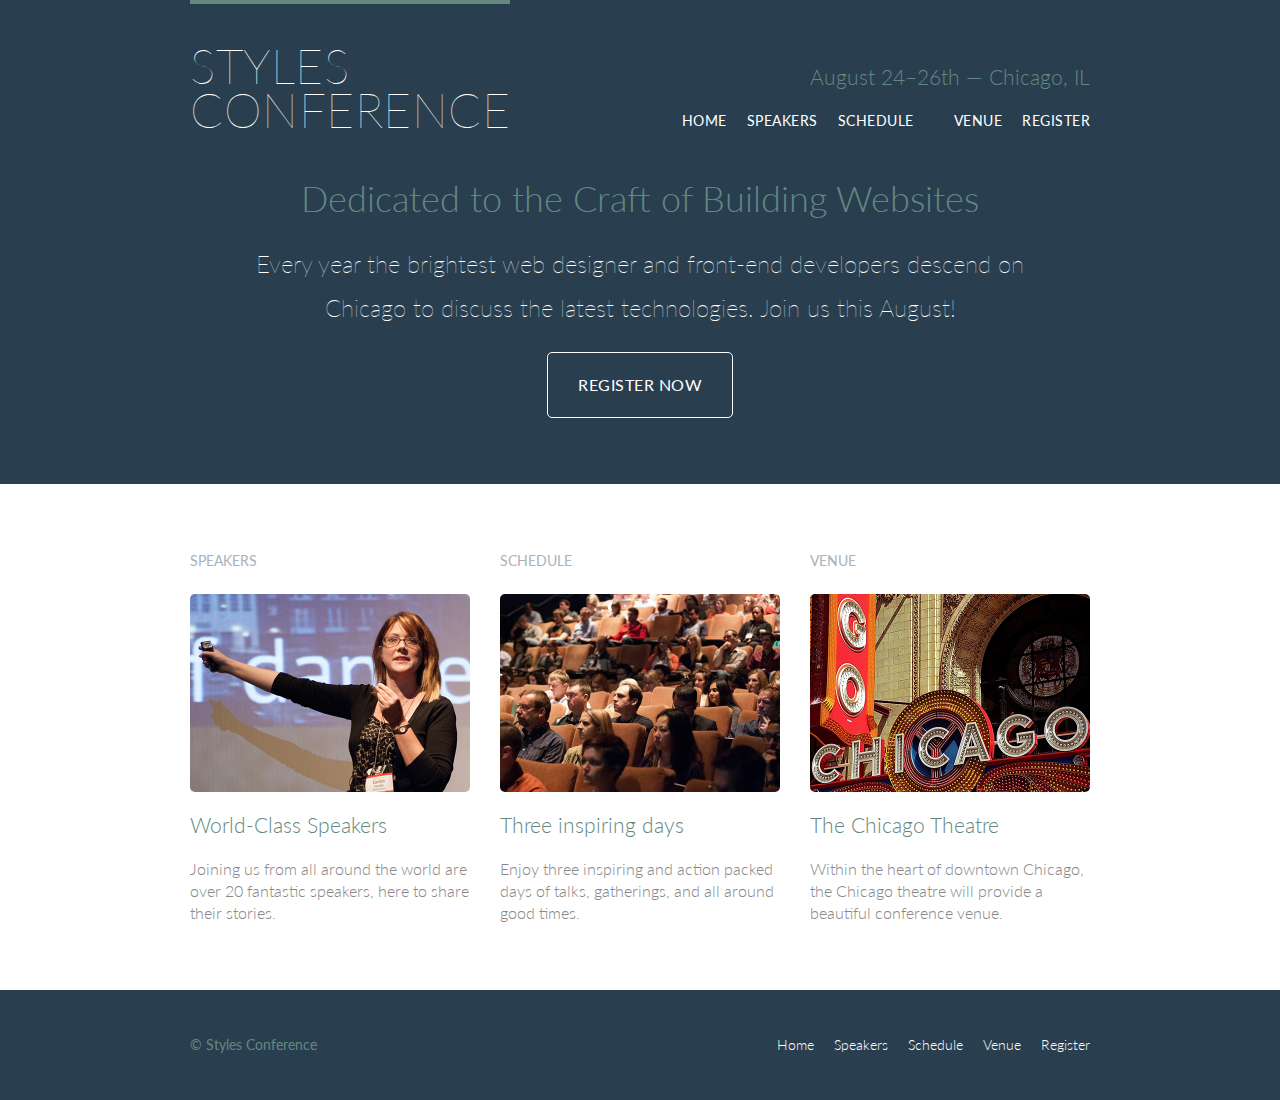
<file: index.html>
<!DOCTYPE html>
<html lang="en">
<head>
<meta charset="utf-8">
<title> Styles Conference </title>
<link rel="stylesheet" href="assets/stylesheets/main.css">
<link rel="stylesheet" href="https://fonts.googleapis.com/css2?family=Lato:wght@100;300;400&display=swap">
</head>

<body>

<header class="primary-header container group">
<h1 class="logo"><a href="index.html"> Styles <br>Conference </a> </h1>
<h3 class="tagline"> August 24&ndash;26th &mdash; Chicago, IL </h3>

<nav class="nav primary-nav">
<ul>
	<li><a href="index.html"> Home</a></li><!--
	--><li><a href="speakers.html">Speakers</a></li><!--
	--><li><a href="schedule.html">Schedule</a><li><!--
	--><li><a href="venue.html">Venue</a></li><!--
	--><li><a href="register.html">Register</a></li>
</ul>
</nav>
</header>
<section class="hero container">
<p style="text-align:center"><h2>Dedicated to the Craft of Building Websites</h2></p>

<p> Every year the brightest web designer and front-end developers descend on Chicago to discuss the latest technologies. Join us this August!</p>
<a class="btn btn-alt" href="register.html">Register now</a>
</section>

<section class="row">
<div class="grid">
<!-- Speakers -->


<section class="teaser col-1-3">
<h5> Speakers </h5>
<a href="speakers.html">
<img src="assets/images/speakers.jpg" alt="Professional Speaker">
<h3> World-Class Speakers </h3>
</a>
<p>Joining us from all around the world are over 20 fantastic speakers, here to share their stories.</p>
</section><!-- 

Schedule

--><section class="teaser col-1-3">
<h5> Schedule</h5>
<a href="schedule.html">
<img src="assets/images/schedule.jpg" alt="Schedule">
<h3> Three inspiring days </h3>
</a>
<p>Enjoy three inspiring and action packed days of talks, gatherings, and all around good times.</p>
</section><!-- 

Venue

--><section class=" teaser col-1-3">
<h5>Venue</h5>
<a href="venue.html">

<img src="assets/images/venue.jpg" alt="venue">
<h3> The Chicago Theatre </h3>
</a>
<p> Within the heart of downtown Chicago, the Chicago theatre will provide a beautiful conference venue.</p>
</section>
</section>

<footer class="primary-footer container group">
<small>&copy; Styles Conference</small>
<nav class="nav">
<ul>

	<li><a href="index.html"> Home</a></li><!--
	--><li><a href="speakers.html">Speakers</a></li><!--
	--><li><a href="schedule.html">Schedule</a></li><!--
	--><li><a href="venue.html">Venue</a></li><!--
	--><li><a href="register.html">Register</a></li>
</ul>
</nav>

</footer>

</body>
</html>
</file>
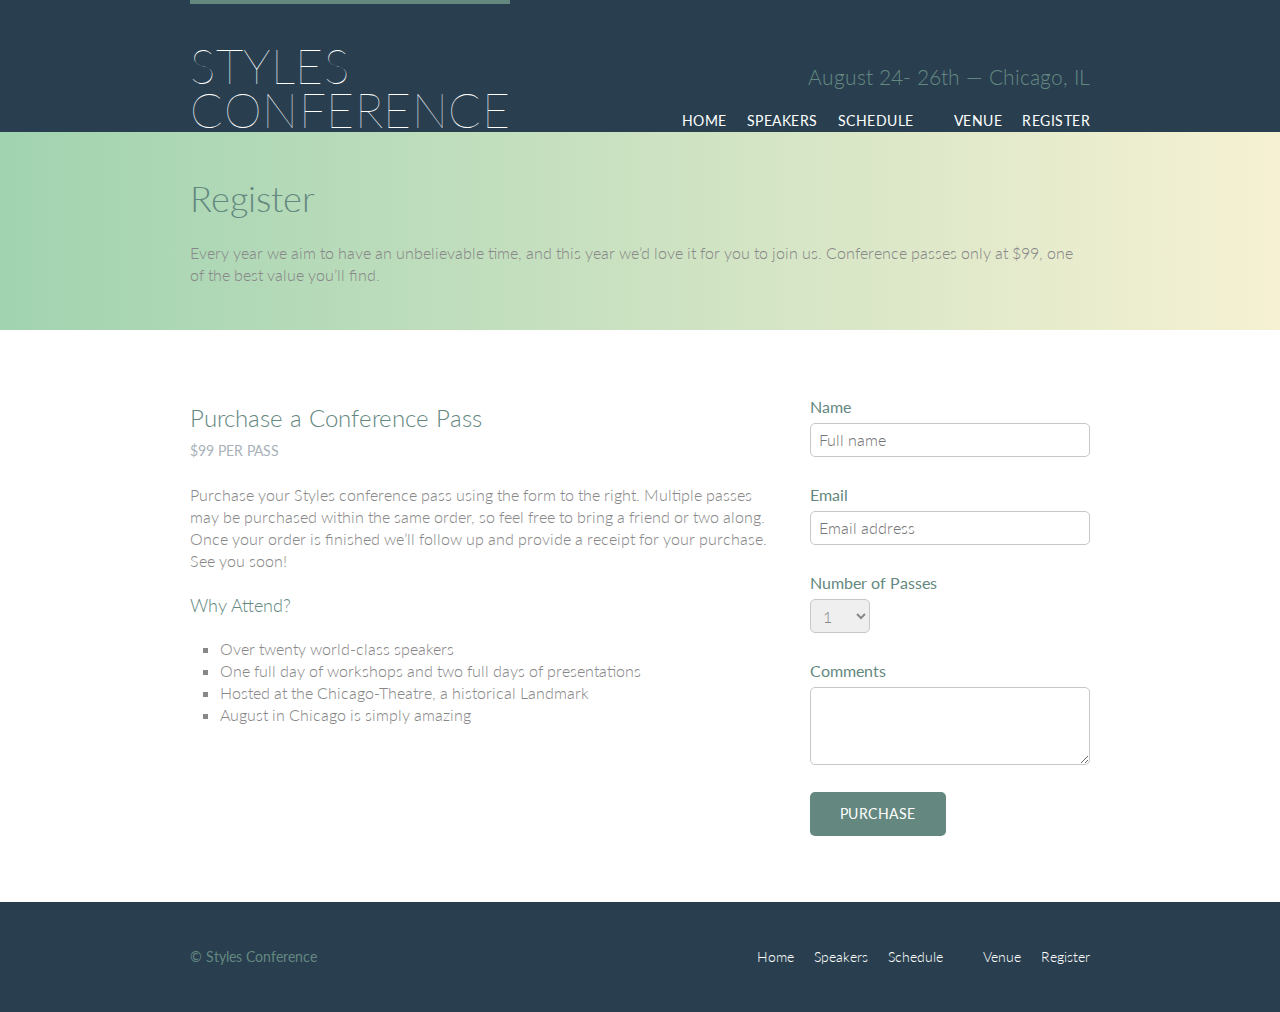
<file: register.html>
<!DOCTYPE html>
<html lang="en">
<head>
<meta charset="utf-8">
<title> Register - Styles conference</title>
<link rel="stylesheet" href="assets/stylesheets/main.css">
<link rel="stylesheet" href="https://fonts.googleapis.com/css2?family=Lato:wght@100;300;400&display=swap">
</head>
<body>
<header class="primary-header container group">
<h1 class="logo">
<a href="index.html"> Styles <br> Conference</a></h1>
<h3 class="tagline"> August 24&dash; 26th &mdash; Chicago, IL </h3>

<nav class="nav primary-nav">
<ul>
	<li><a href="index.html"> Home</a></li><!--
	--><li><a href="speakers.html">Speakers</a></li><!--
	--><li><a href="schedule.html">Schedule</a><li><!--
	--><li><a href="venue.html">Venue</a></li><!--
	--><li><a href="register.html">Register</a></li>
</ul>
</nav>
</header>

<section class="row-alt">
<div class="lead container">
<h1> Register </h1>
<p>Every year we aim to have an unbelievable time, and this year we&#8217;d love it for you to join us. Conference passes only at $99, one of the best value you&#8217;ll find.</p>
</div>
</section>

<section class="row">
<div class="grid">
	<section class="col-2-3">
	<h2> Purchase a Conference Pass</h2>
	<h5> $99 per Pass </h5>
	
	<p>Purchase your Styles conference pass using the form to the right. Multiple passes may be purchased within the same order, so feel free to bring a friend or two along. Once your order is finished we&#8217;ll follow up and provide a receipt for your purchase. See you soon!</p>

	<h4> Why Attend?</h4>
	<ul class="why-attend">
	<li>Over twenty world-class speakers</li>
	<li>One full day of workshops and two full days of presentations</li>
	<li>Hosted at the Chicago-Theatre, a historical Landmark</li>
	<li>August in Chicago is simply amazing</li>
	</ul>

	</section><!--
	--><form class="col-1-3" action="#" method="post">

	<fieldset class="register-group">
	
	<label>
	Name
	<input type="text" name="name" placeholder="Full name" required>
	</label>
	
	<label>
	Email
	<input type="email" name="email" placeholder="Email address" required>
	</label>
	
	<label>
	Number of Passes
	<select name="quantity" required>
	<option value="1" selected>1</option>
	<option value="2">2</option>
	<option value="3">3</option>
	<option value="4">4</option>
	<option value="5">5</option>
	</select>
	</label>
	
	<label>
	Comments
	<textarea name="comments dawg"></textarea>
	</label>
	
	</fieldset>
	
	<input class="btn btn-default" type="submit" name="submit" value="Purchase">

	
	</form>



</div>
</section>



<footer class="primary-footer container group">
<small> &copy; Styles Conference</small>
<nav class="nav">
<ul>
	<li><a href="index.html"> Home</a></li><!--
	--><li><a href="speakers.html">Speakers</a></li><!--
	--><li><a href="schedule.html">Schedule</a><li><!--
	--><li><a href="venue.html">Venue</a></li><!--
	--><li><a href="register.html">Register</a></li>
</ul>
</nav>
</footer>
</body>
</html>
</file>
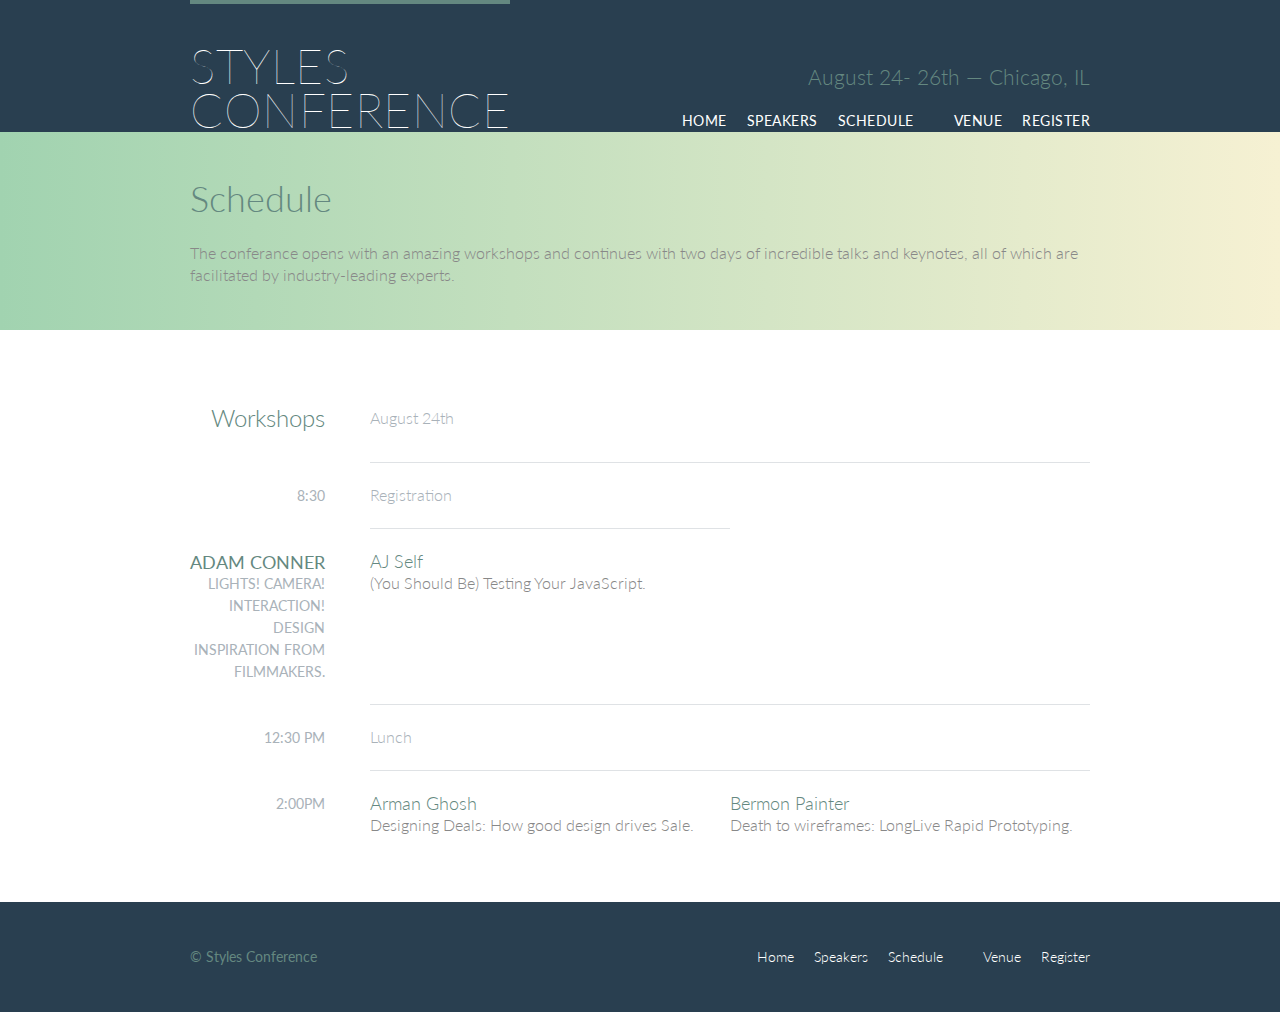
<file: schedule.html>
<!DOCTYPE html>
<html lang="en">
<head>
<meta charset="utf-8">
<title> Styles conference</title>
<link rel="stylesheet" href="assets/stylesheets/main.css">
<link rel="stylesheet" href="https://fonts.googleapis.com/css2?family=Lato:wght@100;300;400&display=swap">
</head>

<body>

<header class="primary-header container group">
<h1 class="logo"><a href="index.html"> Styles <br> Conference</a></h1>
<h3 class="tagline"> August 24&dash; 26th &mdash; Chicago, IL </h3>

<nav class="nav primary-nav">

<ul>
	<li><a href="index.html"> Home</a></li><!--
	--><li><a href="speakers.html">Speakers</a></li><!--
	--><li><a href="schedule.html">Schedule</a><li><!--
	--><li><a href="venue.html">Venue</a></li><!--
	--><li><a href="register.html">Register</a></li>
</ul>
</nav>
</header>
<section class="row-alt">
<div class="lead container">
<h1> Schedule </h1>
<p> The conferance opens with an amazing workshops and continues with two days of incredible talks and keynotes, all of which are facilitated by industry-leading experts. </p>
</div>
</section>

<section class="row">
<div class="container">

<table>

<thead>
	<tr>
	<th scope="row">
	Workshops
	</th>
	<td class="schedule-offset" colspan="2">
	August 24th
	</td>
	</tr>
</thead>
<tbody>
	<tr>
	<th scope="row">
	<time datetime="08:30:00">8:30</time>
	</th>
	<td class="schedule-offset" colspan="2">
	Registration
	</td>

	</tr>
	<tr>

	<th scope="row">
	<time datetime="09:00:00>9:00</time>
	</th>
	<td>
	<a href="speakers.html#adam-connor">
	<h4> Adam Conner </h4>
	Lights! Camera! Interaction! Design Inspiration From Filmmakers.
	</a>
	</td>
	<td>
	<a href="speakers.html#aj-self">
	<h4> AJ Self </h4>
	(You Should Be) Testing Your JavaScript.
	</a>
	</td>

	</tr>
	<tr>

	<th scope="row">
	<time datetime="12:30:00">12:30 PM</time>
	</th>
	<td class="schedule-offset" colspan="2">
	Lunch
	</td>
	
	</tr>
	<tr>
	
	<th scope="row">
	<time datetime="14:00">2:00PM</time>
	</th>
<td>
	<a href="speakers.html#arman-ghosh">
	<h4> Arman Ghosh </h4>
	Designing Deals: How good design drives Sale.
	</a>
	</td>
<td>
	<a href="speakers.html#bermon-painter">
	<h4> Bermon Painter</h4>
	Death to wireframes: LongLive Rapid Prototyping.
	</a>
	</td>

	</tr>
</tbody>

</table>



</div>
</section>



<footer class="primary-footer container group">
<small> &copy; Styles Conference</small>
<nav class="nav">
<ul>
	<li><a href="index.html"> Home</a></li><!--
	--><li><a href="speakers.html">Speakers</a></li><!--
	--><li><a href="schedule.html">Schedule</a><li><!--
	--><li><a href="venue.html">Venue</a></li><!--
	--><li><a href="register.html">Register</a></li>
</ul>
</nav>
</footer>
</body>
</html>
</file>
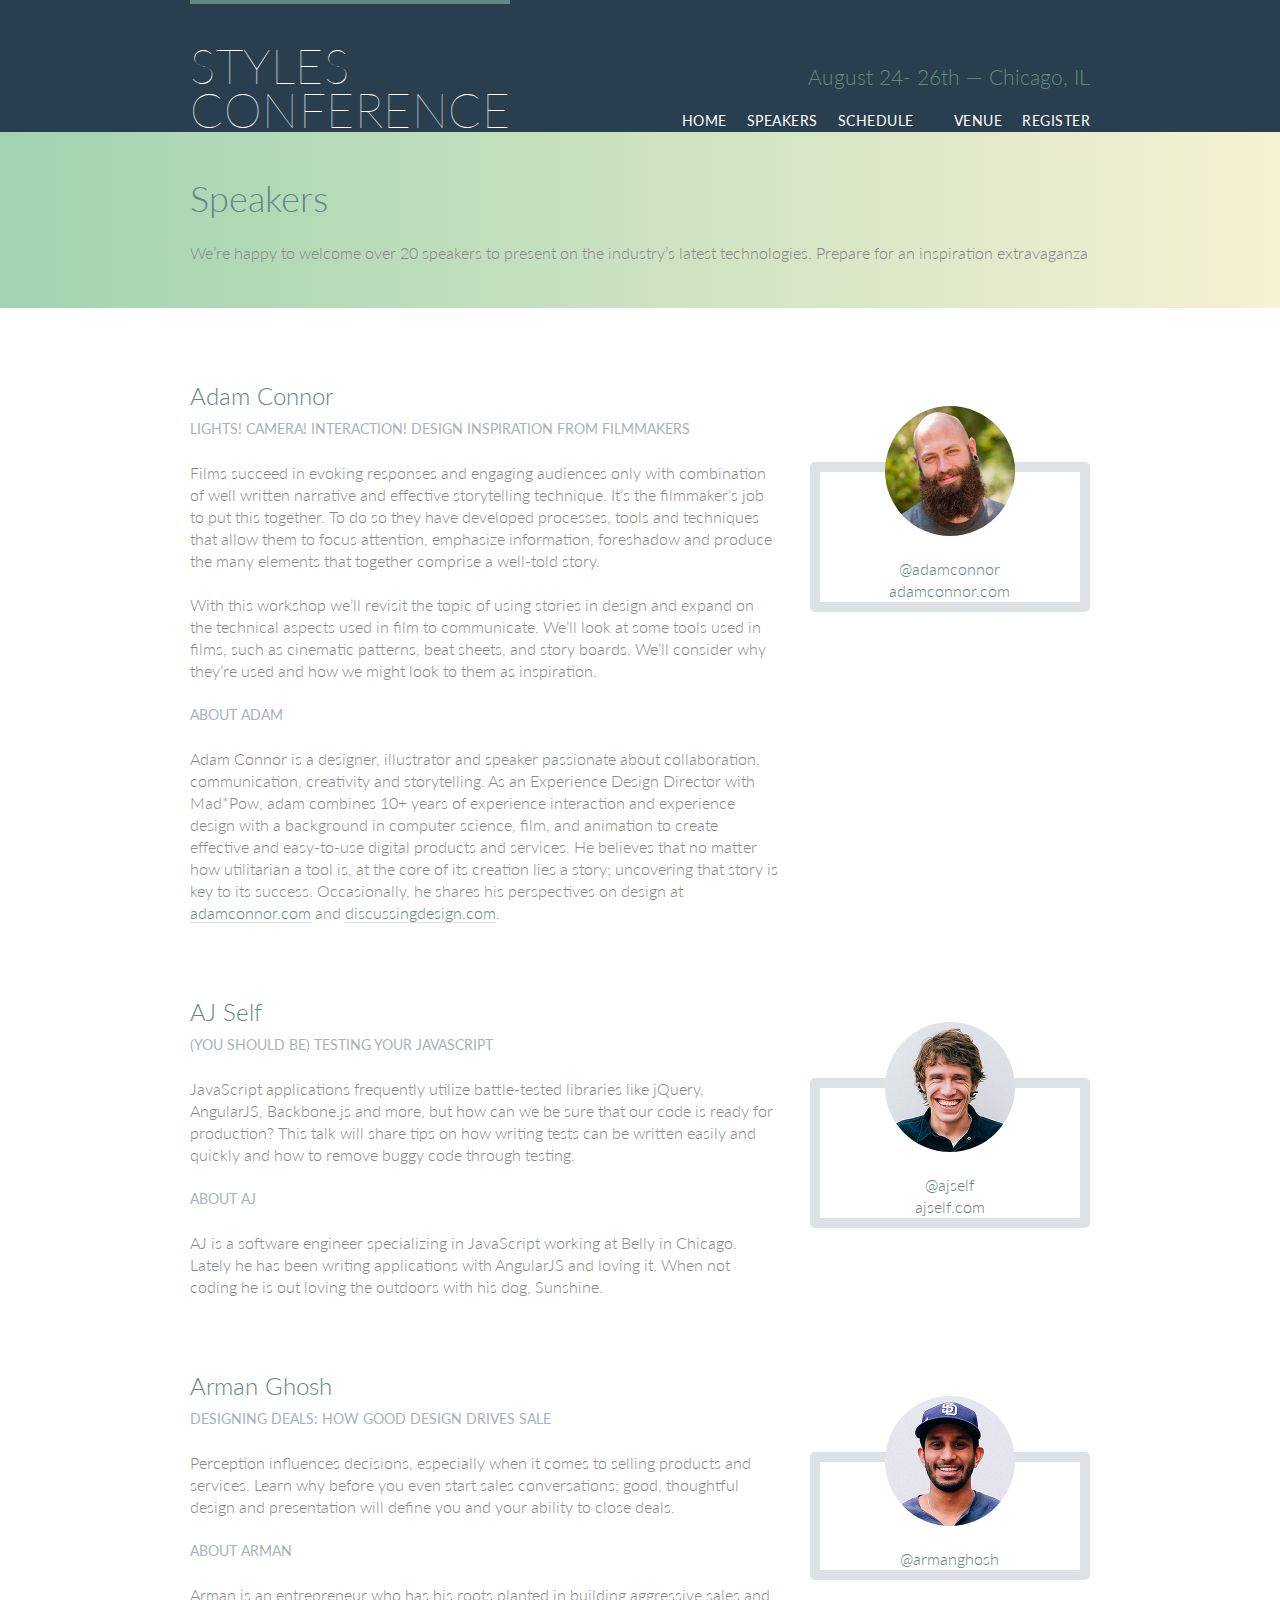
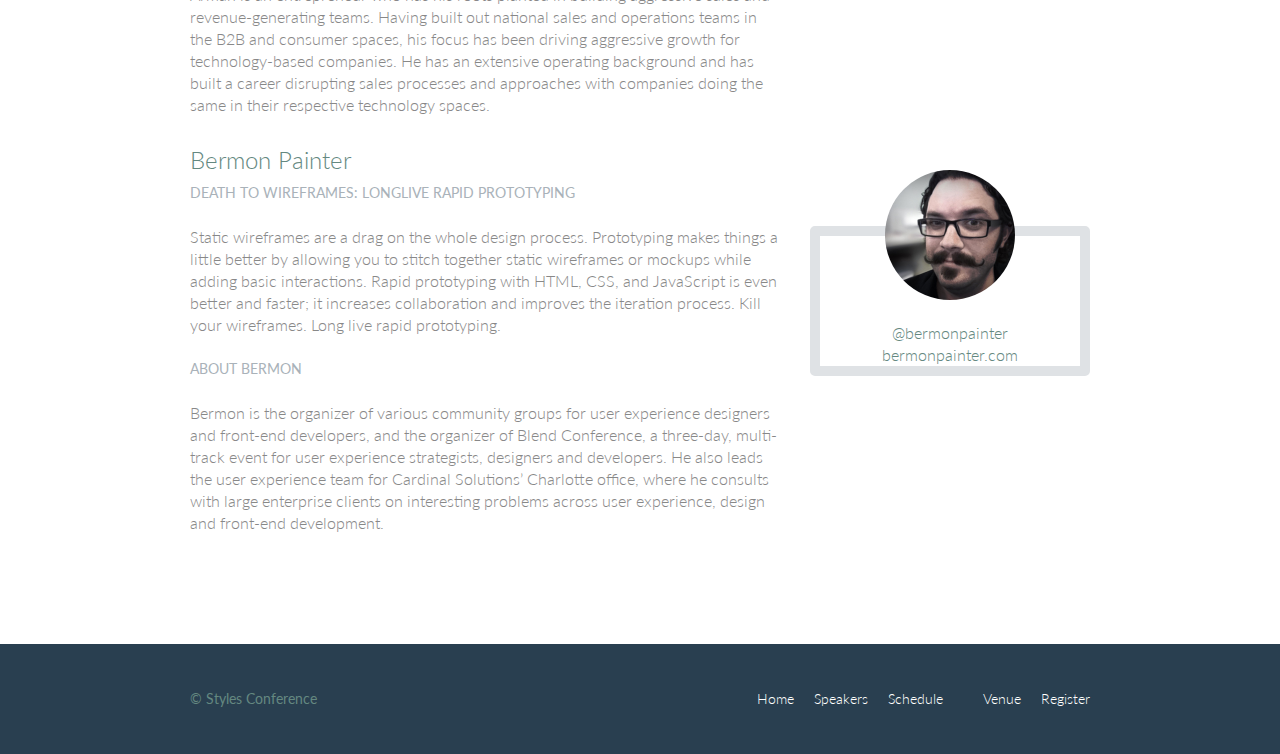
<file: speakers.html>
<!DOCTYPE html>
<html lang="en">
<head>
<meta charset="utf-8">
<title> Styles conference</title>
<link rel="stylesheet" href="assets/stylesheets/main.css">
<link rel="stylesheet" href="https://fonts.googleapis.com/css2?family=Lato:wght@100;300;400&display=swap">
</head>

<body>

<header class=" primary-header container group">
<h1 class="logo">
<a href="index.html"> Styles <br> Conference</a></h1>
<h3 class="tagline"> August 24&dash; 26th &mdash; Chicago, IL </h3>
<nav class="nav primary-nav">
<ul>
	<li><a href="index.html"> Home</a></li><!--
	--><li><a href="speakers.html">Speakers</a></li><!--
	--><li><a href="schedule.html">Schedule</a><li><!--
	--><li><a href="venue.html">Venue</a></li><!--
	--><li><a href="register.html">Register</a></li>
</ul>
</nav>
</header>
<section class="row-alt">
<div class="lead container">
<h1> Speakers </h1>
<p> We&#8217;re happy to welcome over 20 speakers to present on the industry&#8217;s latest technologies. Prepare for an inspiration extravaganza</p>
</div>
</section>

<section class="row">
<div class="grid">

<section class="speaker" id="adam-connor">
<div class="col-2-3">
<h2>Adam Connor</h2>
<h5> Lights! Camera! Interaction! Design Inspiration from Filmmakers </h5>
<p> Films succeed in evoking responses and engaging audiences only with combination of well written narrative and effective storytelling technique. It&#8217;s the filmmaker&#8217;s job to put this together. To do so they have developed processes, tools and techniques that allow them to focus attention, emphasize information, foreshadow and produce the many elements that together comprise a well-told story.</p>

<p> With this workshop we&#8217;ll revisit the topic of using stories in design and expand on the technical aspects used in film to communicate. We&#8217;ll look at some tools used in films, such as cinematic patterns, beat sheets, and story boards. We&#8217;ll consider why they&#8217;re used and how we might look to them as inspiration.</p>

<h5>About Adam</h5>

<p> Adam Connor is a designer, illustrator and speaker passionate about collaboration, communication, creativity and storytelling. As an Experience Design Director with Mad*Pow, adam combines 10+ years of experience interaction and experience design with a background in computer science, film, and animation to create effective and easy-to-use digital products and services. He believes that no matter how utilitarian a tool is, at the core of its creation lies a story; uncovering that story is key to its success. Occasionally, he shares his perspectives on design at <a href="http://adamconnor.com/">adamconnor.com</a> and <a href="http://www.discussingdesign.com/">discussingdesign.com</a>.</p>
</div><!--

--><aside class="col-1-3">
<div class="speaker-info">

<img src="assets/images/adam-connor.jpg" alt="Adam Connor">
<ul>
	<li><a href="https://twitter.com/adamconnor">@adamconnor</a></li>
	<li><a href="http://adamconnor.com/">adamconnor.com</a></li>
</ul>
</div>
</aside>
</section>

<section class="speaker" id="aj-self">
<div class="col-2-3">

<h2>AJ Self</h2>
<h5>(You Should Be) Testing Your JavaScript</h5>

<p>JavaScript applications frequently utilize battle-tested libraries like jQuery, AngularJS, Backbone.js and more, but how can we be sure that our code is ready for production? This talk will share tips on how writing tests can be written easily and quickly and how to remove buggy code through testing.</p>

<h5>About AJ</h5>

<p>AJ is a software engineer specializing in JavaScript working at Belly in Chicago. Lately he has been writing applications with AngularJS and loving it. When not coding he is out loving the outdoors with his dog, Sunshine.</p>


</div><!--
--><aside class="col-1-3">
<div class="speaker-info">
<img src="assets/images/aj-self.jpg" alt="AJ Self">
<ul>
	<li><a href="https://twitter.com/ajself">@ajself</a></li>
	<li><a href="http://www.ajself.com/">ajself.com</a></li>
</ul>

</div>
</aside>

</section>

<section class="speaker" id="arman-ghosh">
<div class="col-2-3">

<h2>Arman Ghosh</h2>
<h5>Designing Deals: How good design drives Sale</h5>

<p>Perception influences decisions, especially when it comes to selling products and services. Learn why before you even start sales conversations; good, thoughtful design and presentation will define you and your ability to close deals.</p>

<h5>About Arman</h5>
<p>Arman is an entrepreneur who has his roots planted in building aggressive sales and revenue-generating teams. Having built out national sales and operations teams in the B2B and consumer spaces, his focus has been driving aggressive growth for technology-based companies. He has an extensive operating background and has built a career disrupting sales processes and approaches with companies doing the same in their respective technology spaces.</p>

</div><!--

--><aside class="col-1-3">
<div class="speaker-info">

<img src="assets/images/arman-ghosh.jpg" alt="Arman Ghosh">

<ul>
<li><a href="https://twitter.com/armanghosh">@armanghosh</a></li>
</ul>

</div>
</aside>

<section id="bermon-painter">
<div class="col-2-3">
<h2> Bermon Painter</h2>
<h5>Death to wireframes: LongLive Rapid Prototyping</h5>

<p>Static wireframes are a drag on the whole design process. Prototyping makes things a little better by allowing you to stitch together static wireframes or mockups while adding basic interactions. Rapid prototyping with HTML, CSS, and JavaScript is even better and faster; it increases collaboration and improves the iteration process. Kill your wireframes. Long live rapid prototyping.</p>

<h5>About Bermon</h5>

<p>Bermon is the organizer of various community groups for user experience designers and front-end developers, and the organizer of Blend Conference, a three-day, multi-track event for user experience strategists, designers and developers. He also leads the user experience team for Cardinal Solutions&#8217; Charlotte office, where he consults with large enterprise clients on interesting problems across user experience, design and front-end development.</p>

</div><!--
--><aside class="col-1-3">
<div class="speaker-info">

<img src="assets/images/bermon-painter.jpg" alt="Bermon Painter">

<ul>
<li><a href="https://twitter.com/bermonpainter">@bermonpainter</a></li>
<li><a href="http://bermonpainter.com/">bermonpainter.com</a></li>
</ul>

</div>
</aside>

</section>



</div>
</section>



<footer class=" primary-footer container group">
<small> &copy; Styles Conference</small>
<nav class="nav">
<ul>
	<li><a href="index.html"> Home</a></li><!--
	--><li><a href="speakers.html">Speakers</a></li><!--
	--><li><a href="schedule.html">Schedule</a><li><!--
	--><li><a href="venue.html">Venue</a></li><!--
	--><li><a href="register.html">Register</a></li>
</ul>
</nav>
</footer>
</body>
</html>
</file>
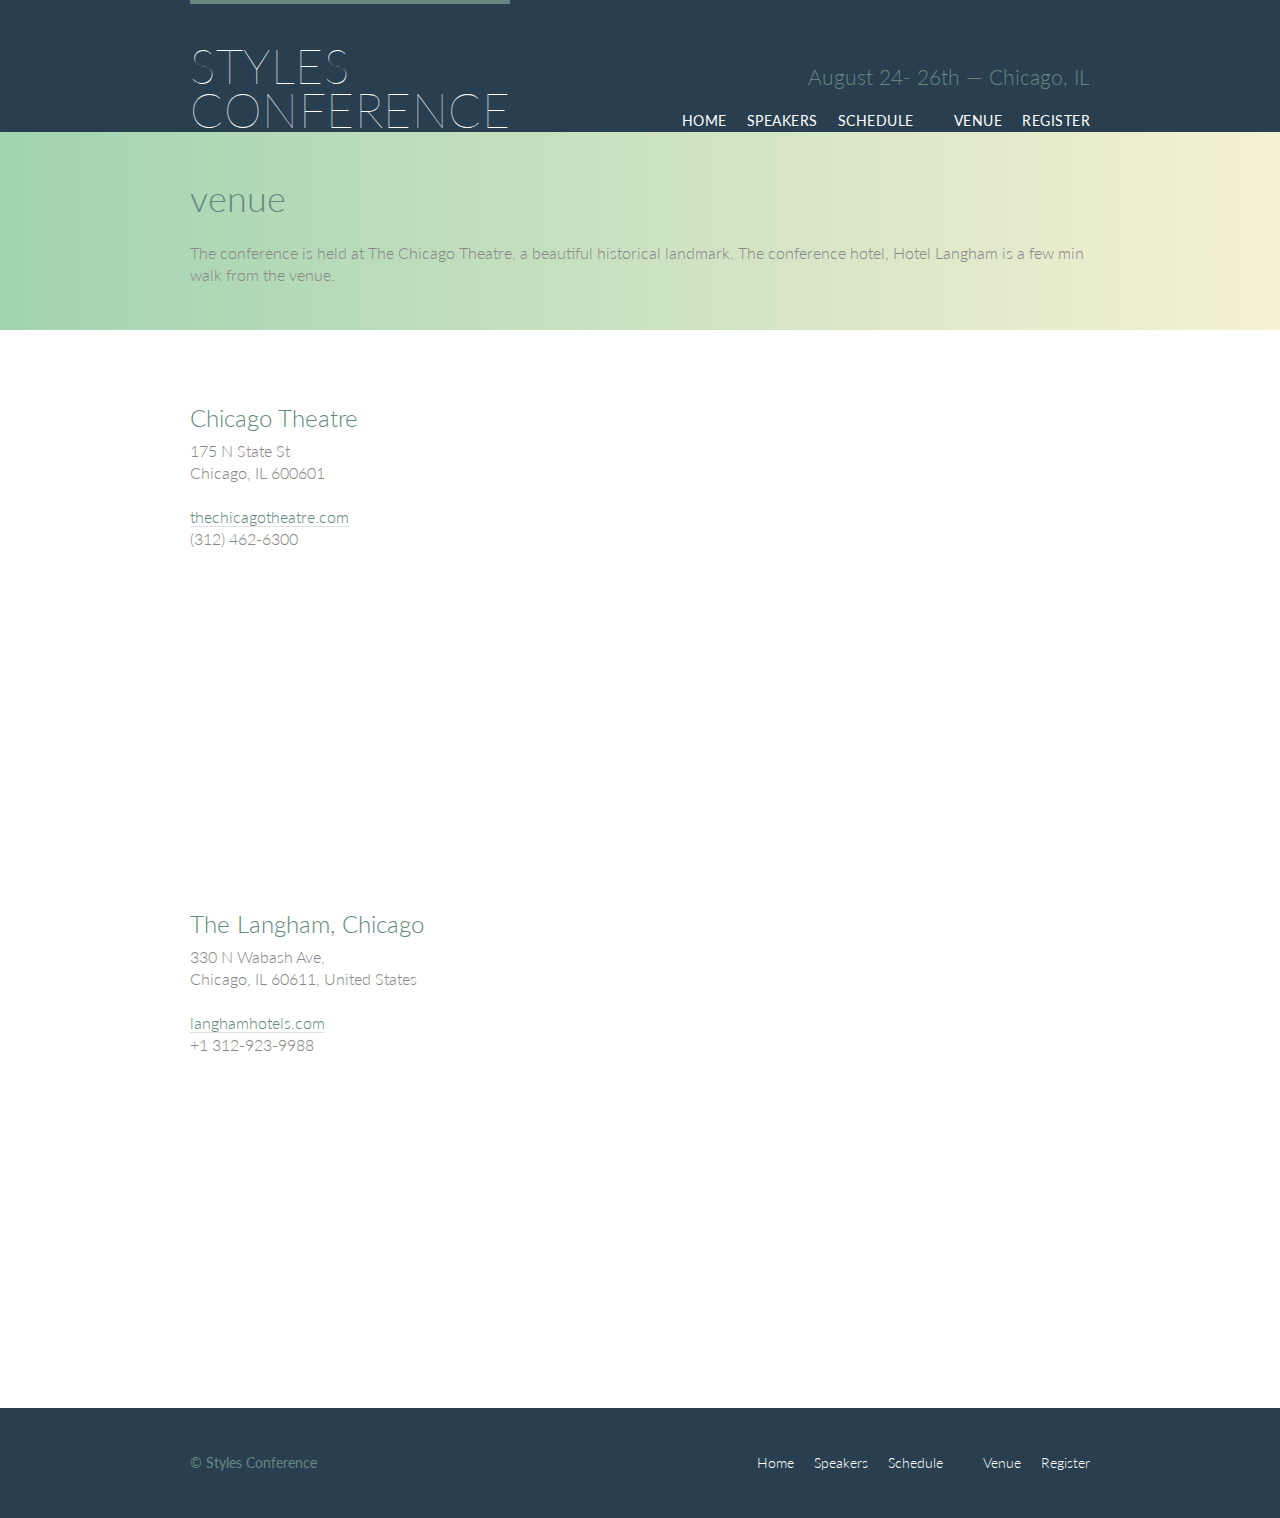
<file: venue.html>
<!DOCTYPE html>
<html lang="en">
<head>
<meta charset="utf-8">
<title> Venue - Styles conference</title>
<link rel="stylesheet" href="assets/stylesheets/main.css">
<link rel="stylesheet" href="https://fonts.googleapis.com/css2?family=Lato:wght@100;300;400&display=swap">
</head>

<body>

<header class="primary-header container group">
<h1 class="logo">
<a href="index.html"> Styles <br> Conference</a></h1>
<h3 class="tagline"> August 24&dash; 26th &mdash; Chicago, IL </h3>
<nav class="nav primary-nav">
<ul>
	<li><a href="index.html"> Home</a></li><!--
	--><li><a href="speakers.html">Speakers</a></li><!--
	--><li><a href="schedule.html">Schedule</a><li><!--
	--><li><a href="venue.html">Venue</a></li><!--
	--><li><a href="register.html">Register</a></li>
</ul>
</nav>
</header>

<section class="row-alt">
<div class=" lead container">
<h1> venue </h1>
<p>The conference is held at The Chicago Theatre, a beautiful historical landmark. The conference hotel, Hotel Langham is a few min walk from the venue.</p>
</div>
</section>

<section class="row">
<div class="grid">

	<section class="venue-theatre">
	<div class="col-1-3">
	<h2> Chicago Theatre </h2>
	<p> 175 N State St <br>
	Chicago, IL 600601 </p>

	<p> <a href="http://www.thechicagotheatre.com/"> thechicagotheatre.com </a> <br> (312) 462-6300</p>
	</div> <!--

	--><iframe class="venue-map col-2-3" src="https://www.google.com/maps/embed?pb=!1m18!1m12!1m3!1d2970.3471181070527!2d-87.62969368466895!3d41.88539137922164!2m3!1f0!2f0!3f0!3m2!1i1024!2i768!4f13.1!3m3!1m2!1s0x880e2caff598f035%3A0xed6d5c288e9b5ad2!2s175%20N%20State%20St%2C%20Chicago%2C%20IL%2060601%2C%20USA!5e0!3m2!1sen!2sca!4v1587307539673!5m2!1sen!2sca"></iframe>
	</section>

	<section class="venue-hotel">
	<div class="col-1-3">
	<h2> The Langham, Chicago</h2>
	<p>330 N Wabash Ave,<br>
	Chicago, IL 60611, United States</p>

	<p> <a href="https://www.langhamhotels.com/en/the-langham/chicago/">langhamhotels.com</a><br> +1 312-923-9988</p>
	</div> <!--

	--><iframe class="venue-map col-2-3" src="https://www.google.com/maps/embed?pb=!1m18!1m12!1m3!1d2970.196131817112!2d-87.62975988466886!3d41.888638879221304!2m3!1f0!2f0!3f0!3m2!1i1024!2i768!4f13.1!3m3!1m2!1s0x880e2cae35fdfeed%3A0xff6245ede360cf8e!2s330%20N%20Wabash%20Ave%2C%20Chicago%2C%20IL%2060611%2C%20USA!5e0!3m2!1sen!2sca!4v1587307092914!5m2!1sen!2sca"></iframe>
	</section>



</div>
</section>
<footer class="primary-footer container group">
<small> &copy; Styles Conference</small>
<nav class="nav">
<ul>
	<li><a href="index.html"> Home</a></li><!--
	--><li><a href="speakers.html">Speakers</a></li><!--
	--><li><a href="schedule.html">Schedule</a><li><!--
	--><li><a href="venue.html">Venue</a></li><!--
	--><li><a href="register.html">Register</a></li>
</ul>
</nav>
</footer>
</body>
</html>
</file>
<file: assets/stylesheets/main.css>
/* http://meyerweb.com/eric/tools/css/reset/ 
   v2.0 | 20110126
   License: none (public domain)
*/

html, body, div, span, applet, object, iframe,
h1, h2, h3, h4, h5, h6, p, blockquote, pre,
a, abbr, acronym, address, big, cite, code,
del, dfn, em, img, ins, kbd, q, s, samp,
small, strike, strong, sub, sup, tt, var,
b, u, i, center,
dl, dt, dd, ol, ul, li,
fieldset, form, label, legend,
table, caption, tbody, tfoot, thead, tr, th, td,
article, aside, canvas, details, embed, 
figure, figcaption, footer, header, hgroup, 
menu, nav, output, ruby, section, summary,
time, mark, audio, video {
	margin: 0;
	padding: 0;
	border: 0;
	font-size: 100%;
	font: inherit;
	vertical-align: baseline;
}
/* HTML5 display-role reset for older browsers */
article, aside, details, figcaption, figure, 
footer, header, hgroup, menu, nav, section {
	display: block;
}
body {
	line-height: 1;
}
ol, ul {
	list-style: none;
}
blockquote, q {
	quotes: none;
}
blockquote:before, blockquote:after,
q:before, q:after {
	content: '';
	content: none;
}
table {
	border-collapse: collapse;
	border-spacing: 0;
}

/*
	==================================
	Custom Styles
	==================================
*/
body {
	background: #293f50;
	color: #888;
	font: 300 16px/22px "Lato", "Open Sans", "Helvetica Neue", Helvetica, Ariel, sans-serif;
	}



/*
	==================================
	Grid
	==================================
*/

*,
*:before,
*:after {
	-ms-box-sizing: border-box;
	-webkit-box-sizing: border-box;
	}

.container,
.grid {
	margin: 0 auto;
	width: 960px;
	}
.container {
	padding-left: 30px;
	padding-right: 30px;
	}
.grid,
.col-1-3,
.col-2-3 {
	padding-left: 15px;
	padding-right: 15px;
	}
.col-1-3,
.col-2-3 {
	display: inline-block;
	vertical-align: top;
	}

.col-1-3 {
	width: 33.33%;
	}
.col-2-3 {
	width: 66.66%;
	}

/*
	=================================
	Clearfix
	=================================

*/

.group:before,
.group:after {
	content: "";
	display: table;
	}
.group: after {
	clear: both;
	}
.group {
	clear: both;
	*zoom: 1;
	}

/*
	==================================
	Rows
	==================================
*/

.row,
.row-alt{
	min-width: 960px;
	}

.row {
	background: #fff;
	padding: 66px 0 44px 0;
	}
.row-alt {
	background:#cbe2c1;
	background: -webkit-linear-gradient(to right, #a1d3b0, #f6f1d3);
	background: -moz-linear-gradient(to right, #a1d3b0, #f6f1d3);
	background: linear-gradient(to right, #a1d3b0, #f6f1d3);
	padding:44px 0 22px 0;
	}


/*
	==================================
	Typography
	==================================

*/
h1, h2, h3, h4 {
	color: #648880;
		}

h1, h3, h4, h5, p {
	margin-bottom: 22px;
}

h1 {
	font-size: 36px;
	line-height: 44px;
	}
h2 {
	font-size: 24px;
	line-height: 44px;
	}
h3 { 
	font-size: 21px;
	}
h4 {
	font-size: 18px;
	}
h5 {
	color: #a9b2b9;
	font-size: 14px;
	font-weight: 400;
	text-transform: uppercase;
	}
strong {
	font-weight: 400;
	}
cite, 
em {
	font-style: italic;
	}
/*
	=================================
	Leads
	=================================

.lead { 
	text-align: center;
	}
.lead p {
	font-size: 21px;
	line-height: 33px;
	}

/*
	=================================
	Links
	=================================
*/


a {
	color: #648880;
	text-decoration: none;
}

a: hover {
	color: #a9b2b9;
}

p a {
	border-bottom: 1px solid #dfe2e5;
	}

.primary-header a,
.primary-footer a {
		    color: #fff;
		   }
.primary-header a:hover,
.primary-footer a:hover {
			color: #648880;
			}	


/*
	==================================
	Buttons
	==================================
*/

.btn {
	border-radius: 5px;
	color: #fff;
	cursor: pointer;
	display: inline-block;
	font-weight: 400;
	letter-spacing: .5px;
	margin: 0;
	text-transform: uppercase;

	}
.btn-default {
		border:0;
		background: #648880;
		padding: 11px 30px;
		font-size: 14px;
		}
.btn-default:hover {
		background: #77a198;
		}
.btn-alt {
	border: 1px solid #fff;
	padding: 10px 30px;
	}
.btn-alt:hover {
	background: #fff;
	color: #648880;
	}



/*
	===================================
	Primary header
	===================================
*/

.logo {
	border-top: 4px solid #648880;
	float: left;
	font-size: 48px;
	font-weight: 100;
	letter-spacing: .5px;
	line-height: 44px;
	padding: 40px 0 22px 0;
	text-transform:uppercase;
	}

.tagline {
	margin: 66px 0 22px 0;
	text-align: right;
	}

.primary-nav {
	font-size: 14px;
	font-weight: 400;
	letter-spacing: .5px;
	text-transform: uppercase;
	}


/*
	===================================
	Primary footer
	===================================
*/

.primary-footer {
	color: #648880;
	font-size: 14px;
	padding-bottom: 44px;
	padding-top: 44px;
	}
.primary-footer small {
	float: left;
	font-weight: 400;
	} 

/*
	=====================================
	Navigation
	=====================================
*/

.nav {
	text-align: right;
	}
.nav li {
	display: inline-block;
	margin: 0 10px;
	vertical-align: top;
	}
.nav li:last-child{
		margin-right: 0;
		} 

/*
	===================================
	Home
	===================================
*/

.hero {
	color: #fff;
	line-height: 44px;
	padding: 22px 80px 66px 80px;
	text-align: center;
	}

.hero h2 {
	font-size: 36px;
	}

.hero p {
	font-size: 24px;
	font-weight: 100;
	}

.teaser a:hover h3 {
		color: #a9b2b9;
		}
.teaser img {
		border-radius: 5px;
		display: block;
		margin-bottom: 22px;
		max-width: 100%
		}


/*
	============================================
	Speakers
	============================================
*/

.speaker-info {
		border: 10px solid #dfe2e5;
		border-radius: 5px;
		margin-top: 88px;
		padding-bottom: 22px 0;
		text-align: center;
		}
.speaker {
		margin-bottom: 44px;
	}

.speaker-info img {
		border-radius: 50%;
		height: 130px;
		margin: -66px 0 22px 0;
		vertical-align: top;
		}

/*
	==============================================
	Venue
	==============================================
*/

.venue-theatre {
		margin-bottom: 66px;
		}

.venue-hotel {
		margin-bottom: 22px;
		}
.venue-map {
		height: 264px;
		}


/*
	============================================
	Register
	============================================
*/

.why-attend {
		list-style: square;
		margin: 0 0 22px 30px;
		}

form {
	margin-bottom: 22px;
	}
input,
select,
textarea {
	font: 300 16px/22px "Lato", "Open Sans", "Helvetica Neue", Helvetica, Ariel, sans-serif;
	}

.register-group label {
		color: #648880;
		cursor: pointer;
		font-weight: 400;
		}

.register-group input,
.register-group select,
.register-group textarea {
			border: 1px solid #c6c9cc;
			border-radius: 5px;
			color: #888;
			display: block;
			margin: 5px 0 27px 0;
			padding: 5px 8px;
			}
.register-group input,
.register-group textarea {
			width: 100%;
			}
.register-group select {
			height: 34px;
			width: 60px;
			}
.register-group textarea {
			height: 78px;
			}

/*
	==================================================
	Schedule
	==================================================
*/

table{
	margin-bottom: 44px;
	width: 100%;
	}

table:last-child {
		margin-bottom: 0;
		}

th,
td {
	padding-bottom: 22px;
	vertical-align: top;
	}

th {
	padding-right: 45px;
	text-align: right;
	width: 20%;
	}
td {
	width: 40%;
	}

thead {
	line-height: 44px;
	}

thead th {
	color: #648880;
	font-size: 24px;
	}

tbody th {
	color: #a9b2b9;
	font-size: 14px;
	font-weight: 400;
	padding-top: 22px;
	text-transform: uppercase;
	}

tbody td{
	border-top: 1px solid #dfe2e5;
	padding-top: 21px;
	}
tbody td:first-of-type {
			padding-right: 15px;
			}

tbody td: last-of-type {
			padding-left: 15px;
			}

tbody td:only-of-type {
			padding-left: 0;
			padding-right: 0;
			}
table a {
	color: #888;
	}
table h4 {
	margin-bottom: 0;
	}

.schedule-offset {
		color: #a9b2b9;
		}
</file>
